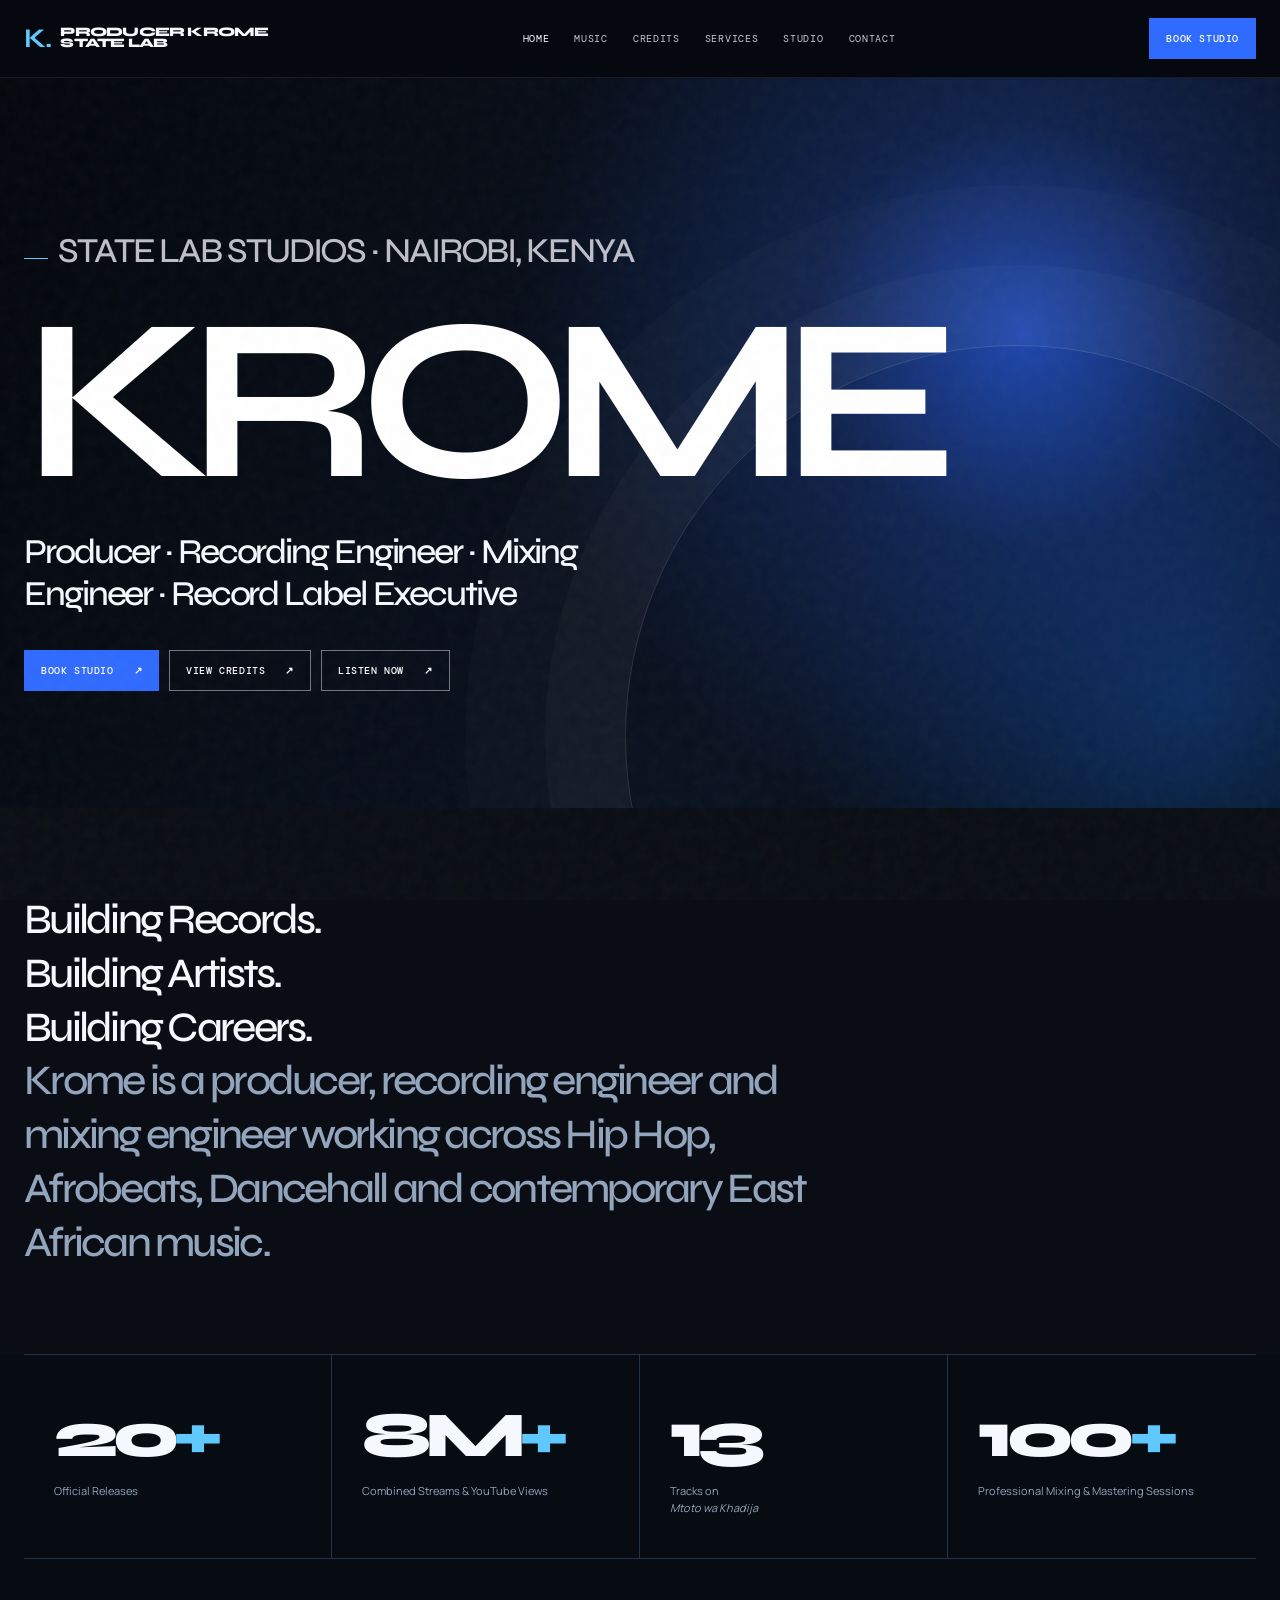
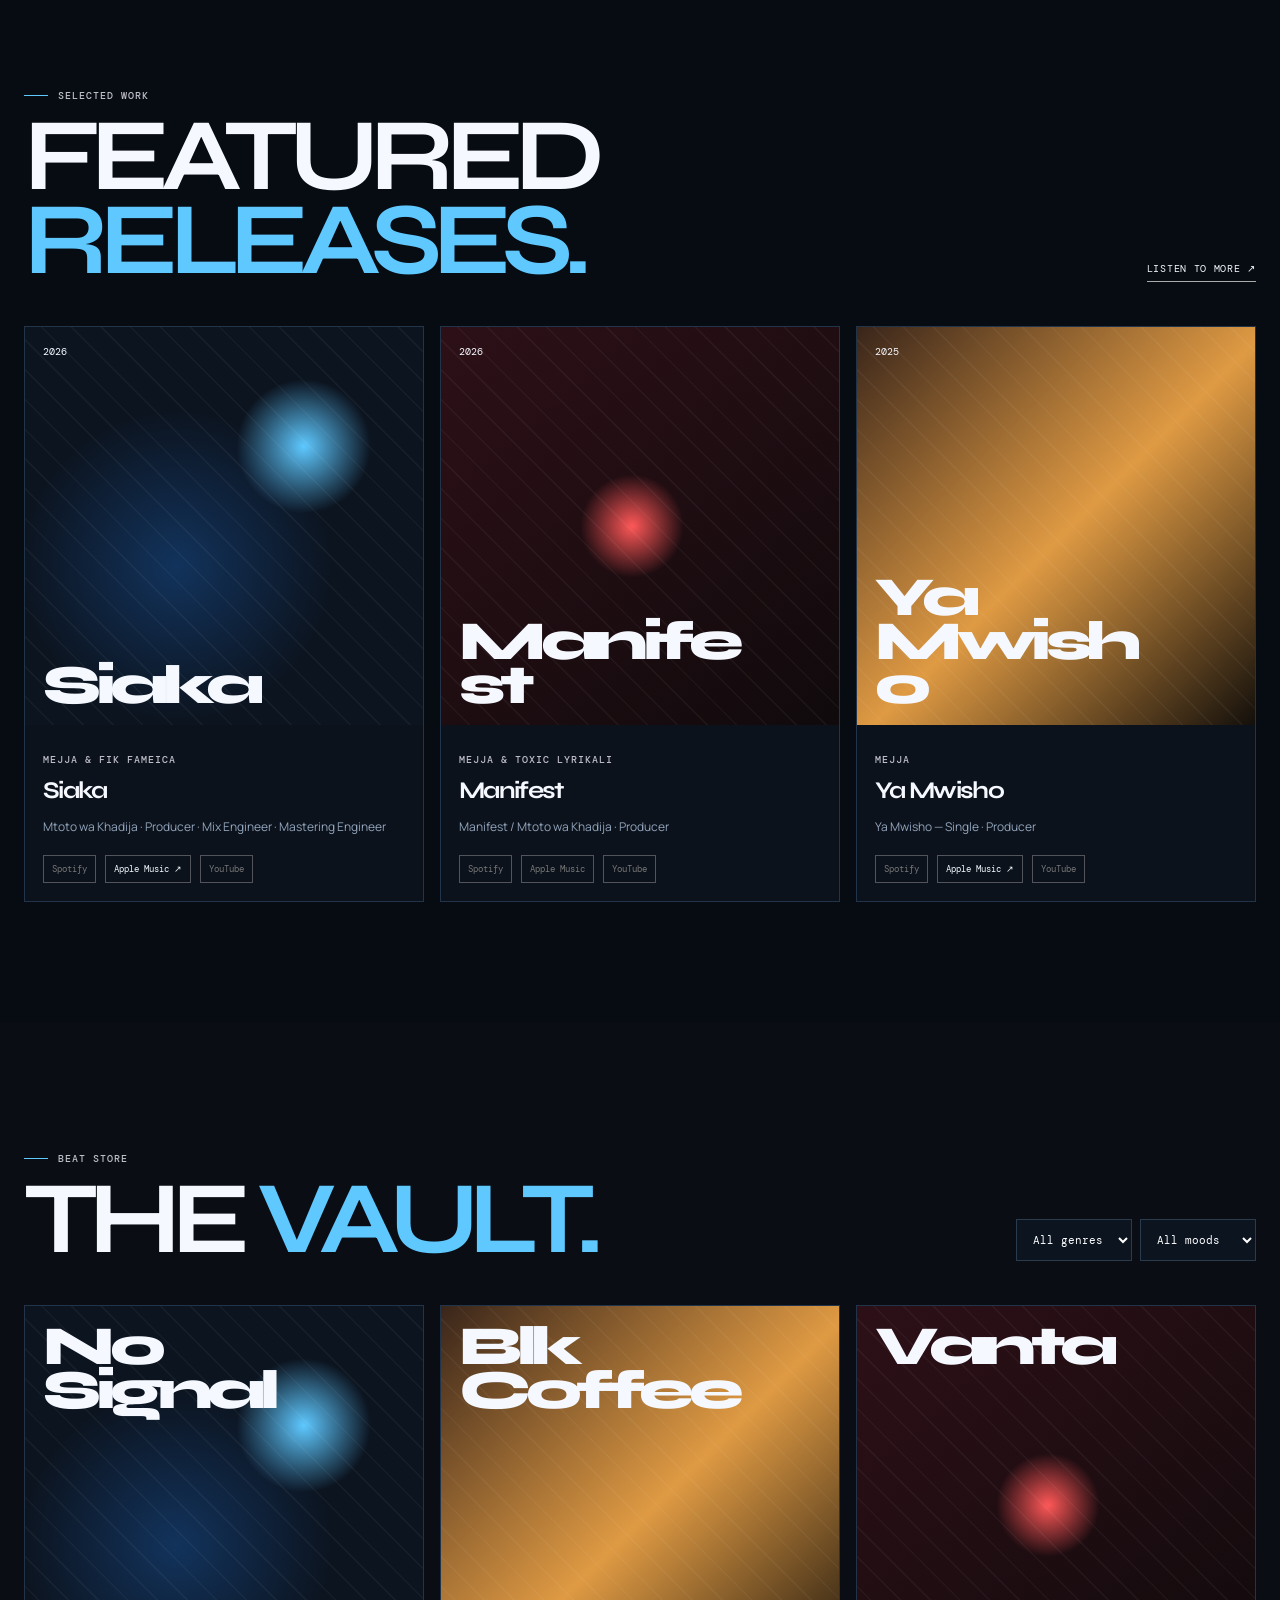
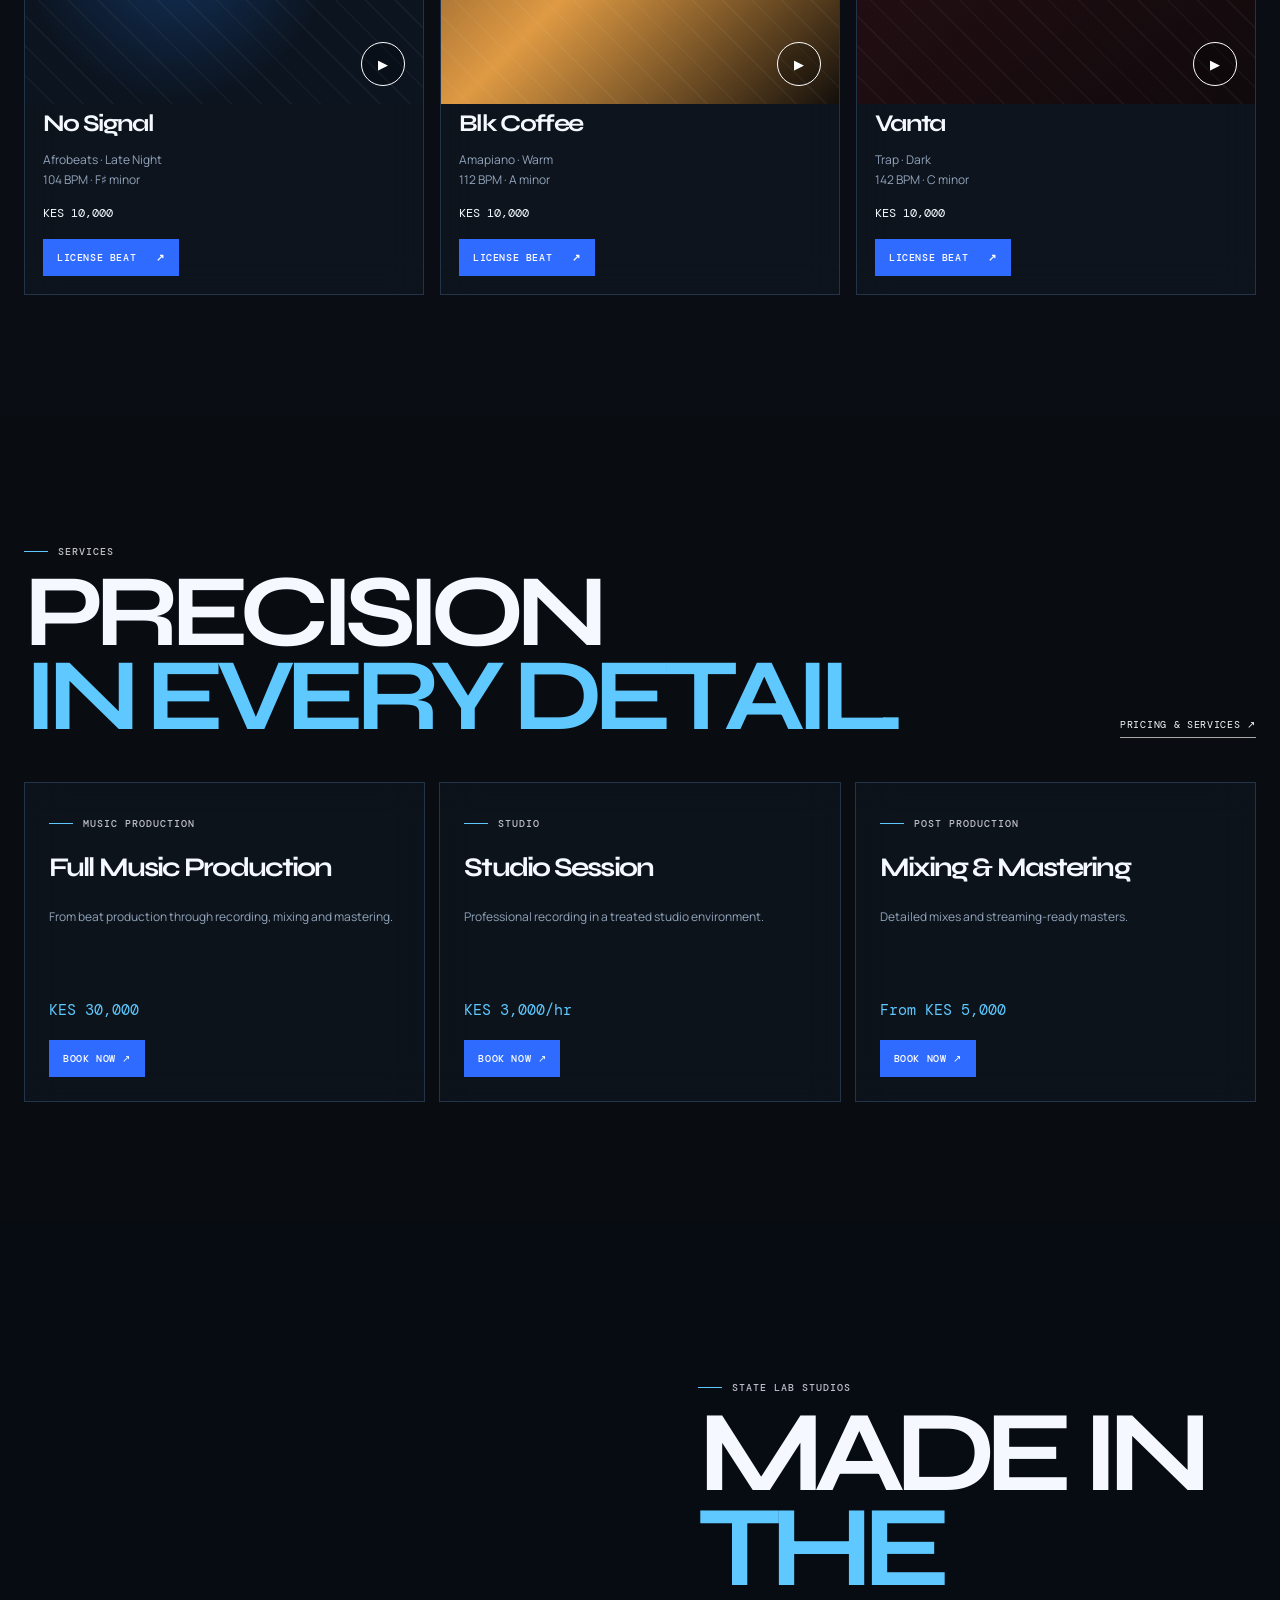
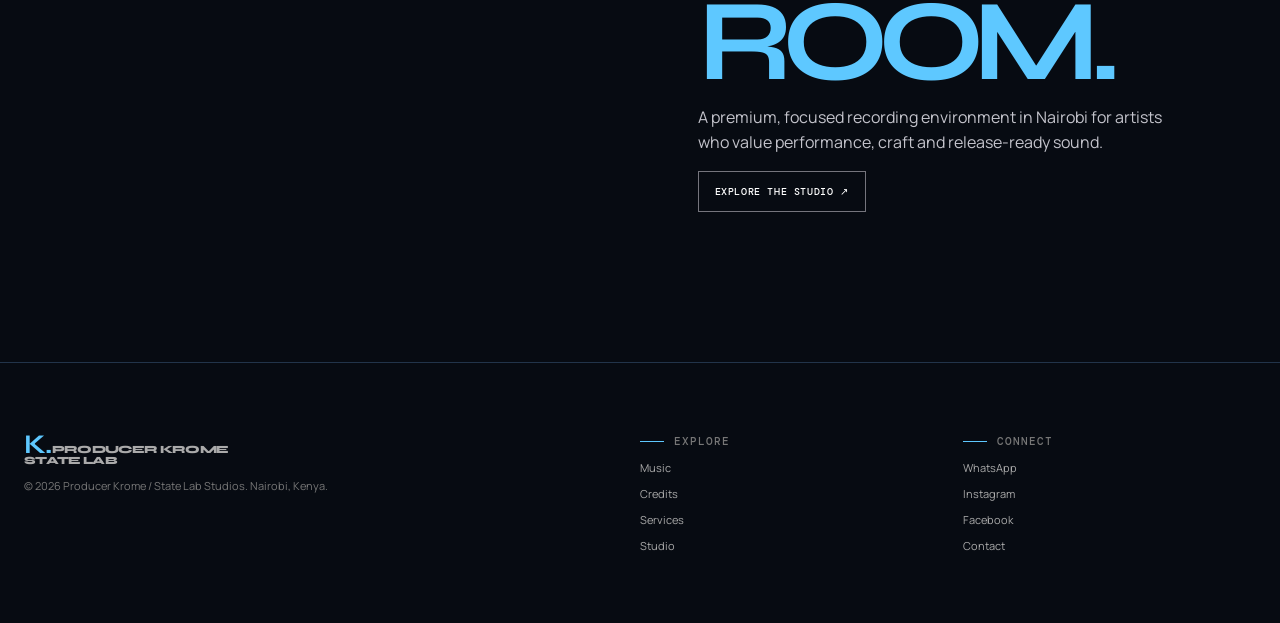
<file: index.html>
<!doctype html><html lang="en"><head><meta charset="utf-8"><meta name="viewport" content="width=device-width,initial-scale=1"><title>Producer Krome | Music Producer & Recording Studio in Nairobi, Kenya</title><meta name="description" content="Producer Krome is a music producer, recording, mixing and mastering engineer at State Lab Studios in Nairobi, Kenya."><link rel="canonical" href="https://www.kromemusic.co.ke/"><meta property="og:title" content="Producer Krome | State Lab Studios"><meta property="og:description" content="Music production, recording, mixing and mastering in Nairobi, Kenya."><meta property="og:type" content="website"><meta property="og:url" content="https://www.kromemusic.co.ke/"><meta name="twitter:card" content="summary_large_image"><meta name="google-site-verification" content="oejb62QcmJYxbGrzeeP3k4FUukJUIwgXLUBfVS_8c1s"><link rel="manifest" href="manifest.json"><link rel="icon" href="favicon.svg" type="image/svg+xml"><link rel="preconnect" href="https://fonts.googleapis.com"><link rel="preconnect" href="https://fonts.gstatic.com" crossorigin><link href="https://fonts.googleapis.com/css2?family=DM+Mono:wght@400;500&family=Manrope:wght@400;500;600;700;800&family=Syne:wght@700;800&display=swap" rel="stylesheet"><link rel="stylesheet" href="assets/site.css"><script type="application/ld+json">{"@context":"https://schema.org","@graph":[{"@type":"Person","name":"Producer Krome","jobTitle":"Music Producer and Recording Engineer","url":"https://www.kromemusic.co.ke/","sameAs":["https://www.instagram.com/producer_krome","https://facebook.com/ProducerKrome"]},{"@type":"LocalBusiness","name":"State Lab Studios","url":"https://www.kromemusic.co.ke/","telephone":"+254727946175","address":{"@type":"PostalAddress","addressLocality":"Nairobi","addressRegion":"Nairobi County","addressCountry":"KE"},"openingHours":"Mo-Sa 09:00-20:00","sameAs":["https://www.instagram.com/producer_krome","https://facebook.com/ProducerKrome"]},{"@type":"WebSite","name":"Producer Krome","url":"https://www.kromemusic.co.ke/","potentialAction":{"@type":"SearchAction","target":"https://www.kromemusic.co.ke/credits.html?search={search_term_string}","query-input":"required name=search_term_string"}}]}</script><!-- Google Analytics: replace G-XXXXXXXXXX with production GA4 ID --></head><body><a class="skip" href="#main">Skip to content</a><div class="grain"></div><header class="site-nav"><a class="logo" href="index.html" aria-label="Producer Krome - State Lab Studios"><b>K.</b><span>PRODUCER KROME<br>STATE LAB</span></a><button class="menu-toggle" aria-label="Open menu" aria-expanded="false">☰</button><nav class="menu" aria-label="Main navigation"><a aria-current="page" href="index.html">Home</a><a href="music.html">Music</a><a href="credits.html">Credits</a><a href="services.html">Services</a><a href="studio.html">Studio</a><a href="contact.html">Contact</a></nav><a class="nav-cta" href="contact.html?subject=Studio%20booking">Book Studio</a></header><main id="main"><section class="hero"><div class="hero-copy glass-panel"><p class="eyebrow">State Lab Studios · Nairobi, Kenya</p><h1>KROME</h1><p>Producer · Recording Engineer · Mixing Engineer · Record Label Executive</p><div class="actions"><a class="button" href="contact.html?subject=Studio%20booking">Book Studio <b>↗</b></a><a class="button ghost" href="credits.html">View Credits <b>↗</b></a><a class="button ghost" href="music.html">Listen Now <b>↗</b></a></div></div><a class="scroll-cue" href="#featured-anchor" aria-label="Scroll to explore"><span></span></a></section><section class="intro"><div class="container reveal"><p>Building Records.<br>Building Artists.<br>Building Careers.</p><p class="muted">Krome is a producer, recording engineer and mixing engineer working across Hip Hop, Afrobeats, Dancehall and contemporary East African music.</p></div></section><section class="stats container reveal" aria-label="Career statistics"><article class="stat"><strong>20<span>+</span></strong><p>Official Releases</p></article><article class="stat"><strong>8M<span>+</span></strong><p>Combined Streams & YouTube Views</p></article><article class="stat"><strong>13</strong><p>Tracks on<br><em>Mtoto wa Khadija</em></p></article><article class="stat"><strong>100<span>+</span></strong><p>Professional Mixing & Mastering Sessions</p></article></section><span id="featured-anchor"></span><section class="section container"><div class="section-head"><div><p class="eyebrow">Selected work</p><h2>FEATURED<br><em>RELEASES.</em></h2></div><a class="text-link" href="music.html">Listen to more ↗</a></div><div class="release-grid reveal" id="featured"></div></section><section class="section beats"><div class="container"><div class="section-head"><div><p class="eyebrow">Beat store</p><h2>THE <em>VAULT.</em></h2></div><div class="filters"><select id="beat-genre" aria-label="Filter beats by genre"><option value="">All genres</option><option>Afrobeats</option><option>Amapiano</option><option>Trap</option></select><select id="beat-mood" aria-label="Filter beats by mood"><option value="">All moods</option><option>Late Night</option><option>Warm</option><option>Dark</option></select></div></div><div class="release-grid" id="beat-grid"></div></div></section><section class="section services"><div class="container"><div class="section-head"><div><p class="eyebrow">Services</p><h2>PRECISION<br><em>IN EVERY DETAIL.</em></h2></div><a class="text-link" href="services.html">Pricing & services ↗</a></div><div class="pricing-grid"><article class="price-card"><p class="eyebrow">Music production</p><h3>Full Music Production</h3><p class="muted">From beat production through recording, mixing and mastering.</p><strong class="price">KES 30,000</strong><a class="button small" href="contact.html?subject=Full%20Music%20Production">Book now ↗</a></article><article class="price-card"><p class="eyebrow">Studio</p><h3>Studio Session</h3><p class="muted">Professional recording in a treated studio environment.</p><strong class="price">KES 3,000/hr</strong><a class="button small" href="contact.html?subject=Studio%20booking">Book now ↗</a></article><article class="price-card"><p class="eyebrow">Post production</p><h3>Mixing & Mastering</h3><p class="muted">Detailed mixes and streaming-ready masters.</p><strong class="price">From KES 5,000</strong><a class="button small" href="contact.html?subject=Mixing%20and%20mastering">Book now ↗</a></article></div></div></section><section class="section container story"><div class="studio-photo" role="img" aria-label="Professional recording studio at State Lab Studios"></div><div><p class="eyebrow">State Lab Studios</p><h2>MADE IN<br><em>THE ROOM.</em></h2><p class="lede">A premium, focused recording environment in Nairobi for artists who value performance, craft and release-ready sound.</p><a class="button ghost" href="studio.html">Explore the studio ↗</a></div></section></main><footer class="footer"><div><a class="logo" href="index.html"><b>K.</b><span>PRODUCER KROME<br>STATE LAB</span></a><p>© 2026 Producer Krome / State Lab Studios. Nairobi, Kenya.</p></div><div><p class="eyebrow">Explore</p><a href="music.html">Music</a><a href="credits.html">Credits</a><a href="services.html">Services</a><a href="studio.html">Studio</a></div><div><p class="eyebrow">Connect</p><a href="https://wa.me/254727946175">WhatsApp</a><a href="https://www.instagram.com/producer_krome">Instagram</a><a href="https://facebook.com/ProducerKrome">Facebook</a><a href="contact.html">Contact</a></div></footer><script src="assets/data.js" defer></script><script src="assets/app.js" defer></script></body></html>
</file>
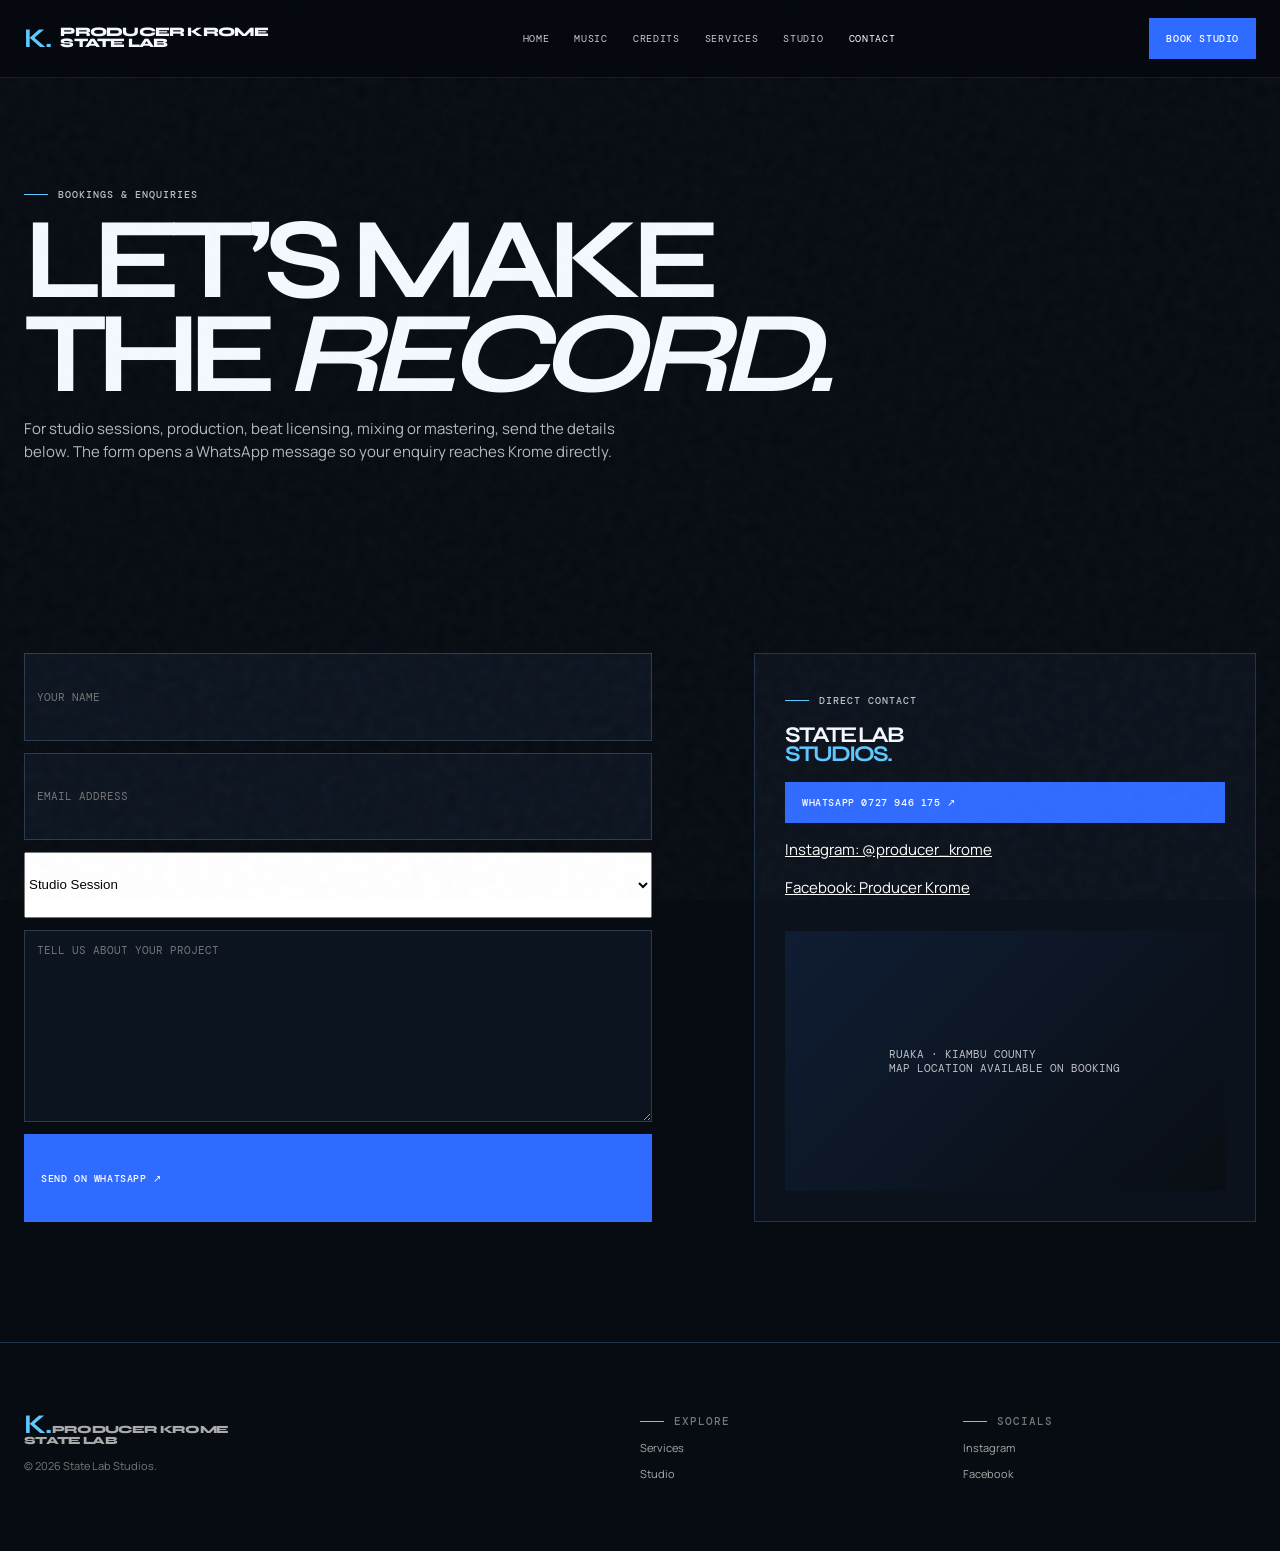
<file: contact.html>
<!doctype html><html lang="en"><head><meta charset="utf-8"><meta name="viewport" content="width=device-width,initial-scale=1"><title>Contact Producer Krome | Book State Lab Studios in Ruaka</title><meta name="description" content="Book a studio session, request music production, beat licensing, mixing or mastering with Producer Krome at State Lab Studios in Ruaka."><link rel="canonical" href="https://www.kromemusic.co.ke/contact.html"><meta property="og:title" content="Contact Producer Krome"><meta property="og:type" content="website"><meta name="twitter:card" content="summary"><link rel="manifest" href="manifest.json"><link rel="icon" href="favicon.svg"><link rel="stylesheet" href="assets/site.css"><link rel="preconnect" href="https://fonts.googleapis.com"><link href="https://fonts.googleapis.com/css2?family=DM+Mono:wght@400;500&family=Manrope:wght@400;600;700&family=Syne:wght@700;800&display=swap" rel="stylesheet"><script type="application/ld+json">{"@context":"https://schema.org","@type":"ContactPoint","telephone":"+254727946175","contactType":"bookings","areaServed":"KE","availableLanguage":["English","Swahili"]}</script></head><body><a class="skip" href="#main">Skip to content</a><div class="grain"></div><header class="site-nav"><a class="logo" href="index.html"><b>K.</b><span>PRODUCER KROME<br>STATE LAB</span></a><button class="menu-toggle" aria-label="Open menu" aria-expanded="false">☰</button><nav class="menu"><a href="index.html">Home</a><a href="music.html">Music</a><a href="credits.html">Credits</a><a href="services.html">Services</a><a href="studio.html">Studio</a><a aria-current="page" href="contact.html">Contact</a></nav><a class="nav-cta" href="contact.html">Book Studio</a></header><main id="main" class="container"><section class="page-hero"><p class="eyebrow">Bookings & enquiries</p><h1>LET’S MAKE<br>THE <em>RECORD.</em></h1><p class="lede">For studio sessions, production, beat licensing, mixing or mastering, send the details below. The form opens a WhatsApp message so your enquiry reaches Krome directly.</p></section><section class="section contact-layout"><form id="contact-form" class="contact-form"><input required name="name" placeholder="YOUR NAME" aria-label="Your name"><input required type="email" name="email" placeholder="EMAIL ADDRESS" aria-label="Email address"><select name="service" aria-label="Service"><option>Studio Session</option><option>Music Production</option><option>Beat Licensing</option><option>Mixing</option><option>Mastering</option><option>Other</option></select><textarea name="message" placeholder="TELL US ABOUT YOUR PROJECT" aria-label="Project details"></textarea><button class="button" type="submit">Send on WhatsApp ↗</button></form><aside class="contact-details"><p class="eyebrow">Direct contact</p><h2>STATE LAB<br><em>STUDIOS.</em></h2><a class="button" href="https://wa.me/254727946175">WhatsApp 0727 946 175 ↗</a><a href="https://www.instagram.com/producer_krome">Instagram: @producer_krome</a><a href="https://facebook.com/ProducerKrome">Facebook: Producer Krome</a><div class="map" role="img" aria-label="Map location placeholder for State Lab Studios in Ruaka, Kiambu">RUAKA · KIAMBU COUNTY<br>MAP LOCATION AVAILABLE ON BOOKING</div></aside></section></main><footer class="footer"><div><a class="logo" href="index.html"><b>K.</b><span>PRODUCER KROME<br>STATE LAB</span></a><p>© 2026 State Lab Studios.</p></div><div><p class="eyebrow">Explore</p><a href="services.html">Services</a><a href="studio.html">Studio</a></div><div><p class="eyebrow">Socials</p><a href="https://www.instagram.com/producer_krome">Instagram</a><a href="https://facebook.com/ProducerKrome">Facebook</a></div></footer><script src="assets/data.js" defer></script><script src="assets/app.js" defer></script></body></html>
</file>
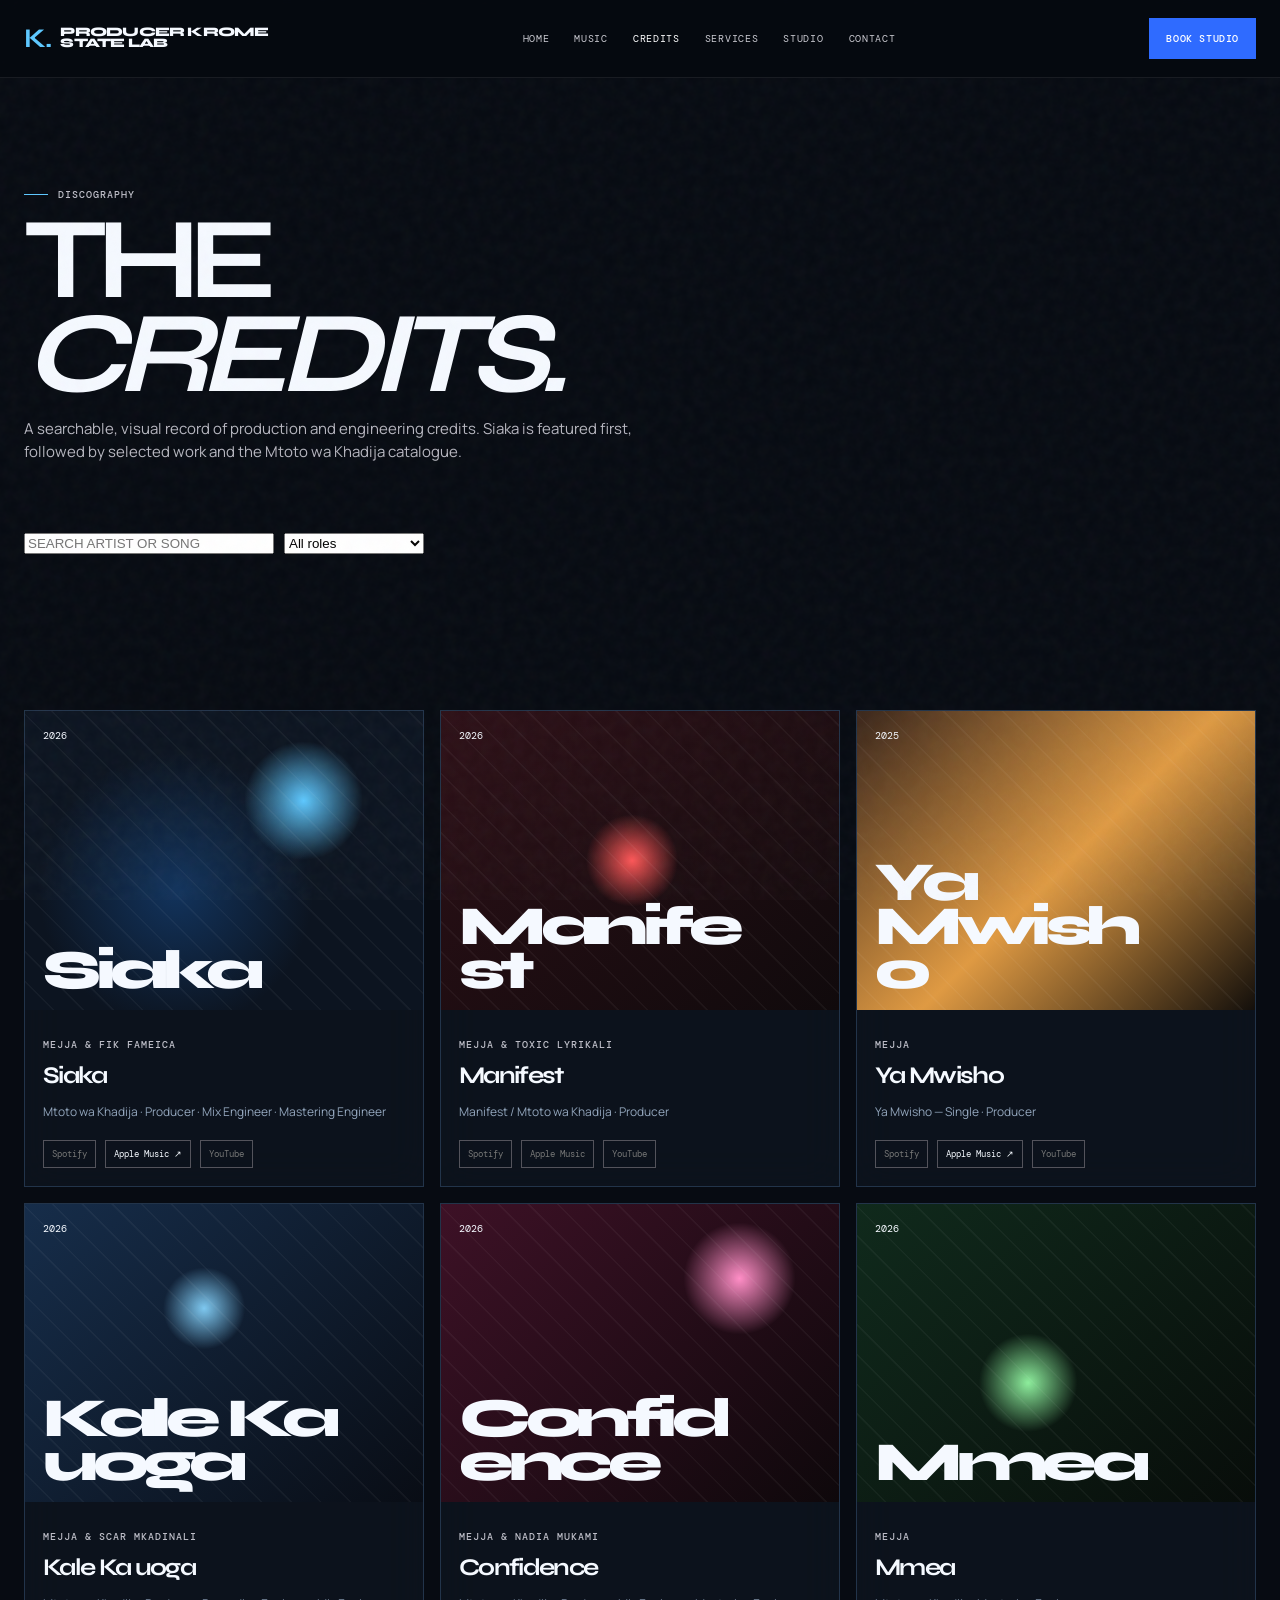
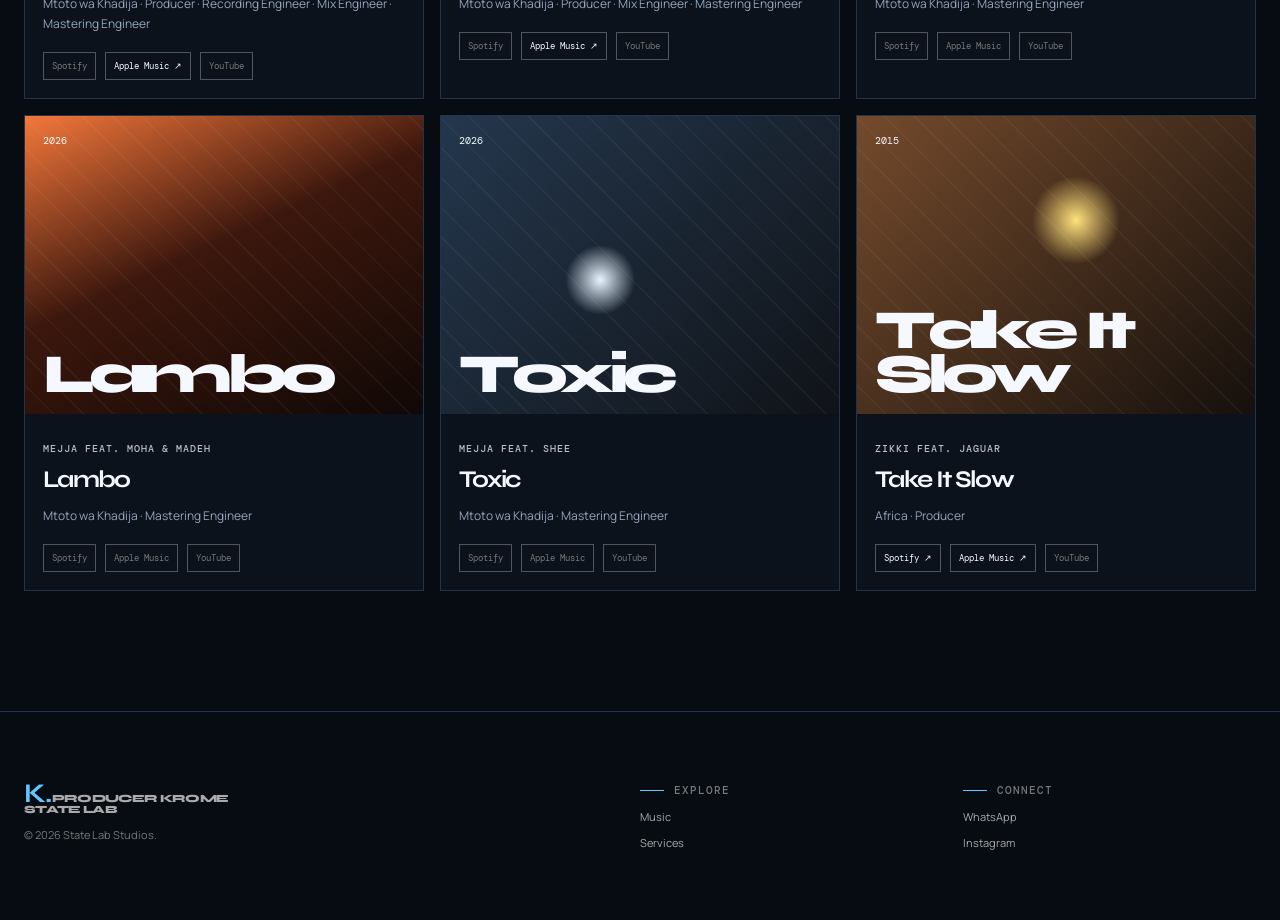
<file: credits.html>
<!doctype html><html lang="en"><head><meta charset="utf-8"><meta name="viewport" content="width=device-width,initial-scale=1"><title>Producer Krome Credits | Songs Produced for Mejja, Siaka & More</title><meta name="description" content="Explore Producer Krome production, recording, mixing and mastering credits including Siaka, Manifest and Mtoto wa Khadija projects."><link rel="canonical" href="https://www.kromemusic.co.ke/credits.html"><meta property="og:title" content="Producer Krome Credits"><meta property="og:type" content="website"><meta name="twitter:card" content="summary"><link rel="manifest" href="manifest.json"><link rel="icon" href="favicon.svg"><link rel="stylesheet" href="assets/site.css"><link rel="preconnect" href="https://fonts.googleapis.com"><link href="https://fonts.googleapis.com/css2?family=DM+Mono:wght@400;500&family=Manrope:wght@400;600;700&family=Syne:wght@700;800&display=swap" rel="stylesheet"><script type="application/ld+json">{"@context":"https://schema.org","@type":"ItemList","name":"Producer Krome Credits","itemListElement":[{"@type":"MusicRecording","name":"Siaka","byArtist":{"@type":"MusicGroup","name":"Mejja & Fik Fameica"}},{"@type":"MusicRecording","name":"Manifest","byArtist":{"@type":"MusicGroup","name":"Mejja & Toxic Lyrikali"}}]}</script></head><body><a class="skip" href="#main">Skip to content</a><div class="grain"></div><header class="site-nav"><a class="logo" href="index.html"><b>K.</b><span>PRODUCER KROME<br>STATE LAB</span></a><button class="menu-toggle" aria-label="Open menu" aria-expanded="false">☰</button><nav class="menu"><a href="index.html">Home</a><a href="music.html">Music</a><a aria-current="page" href="credits.html">Credits</a><a href="services.html">Services</a><a href="studio.html">Studio</a><a href="contact.html">Contact</a></nav><a class="nav-cta" href="contact.html">Book Studio</a></header><main id="main" class="container"><section class="page-hero"><p class="eyebrow">Discography</p><h1>THE<br><em>CREDITS.</em></h1><p class="lede">A searchable, visual record of production and engineering credits. Siaka is featured first, followed by selected work and the Mtoto wa Khadija catalogue.</p></section><div class="controls"><input id="credit-search" type="search" placeholder="SEARCH ARTIST OR SONG" aria-label="Search credits"><select id="role-filter" aria-label="Filter credits by role"><option value="">All roles</option><option>Producer</option><option>Recording Engineer</option><option>Mix Engineer</option><option>Mastering Engineer</option></select></div><section class="section"><div id="credits-grid" class="credits-grid"></div></section></main><footer class="footer"><div><a class="logo" href="index.html"><b>K.</b><span>PRODUCER KROME<br>STATE LAB</span></a><p>© 2026 State Lab Studios.</p></div><div><p class="eyebrow">Explore</p><a href="music.html">Music</a><a href="services.html">Services</a></div><div><p class="eyebrow">Connect</p><a href="https://wa.me/254727946175">WhatsApp</a><a href="https://www.instagram.com/producer_krome">Instagram</a></div></footer><script src="assets/data.js" defer></script><script src="assets/app.js" defer></script></body></html>
</file>
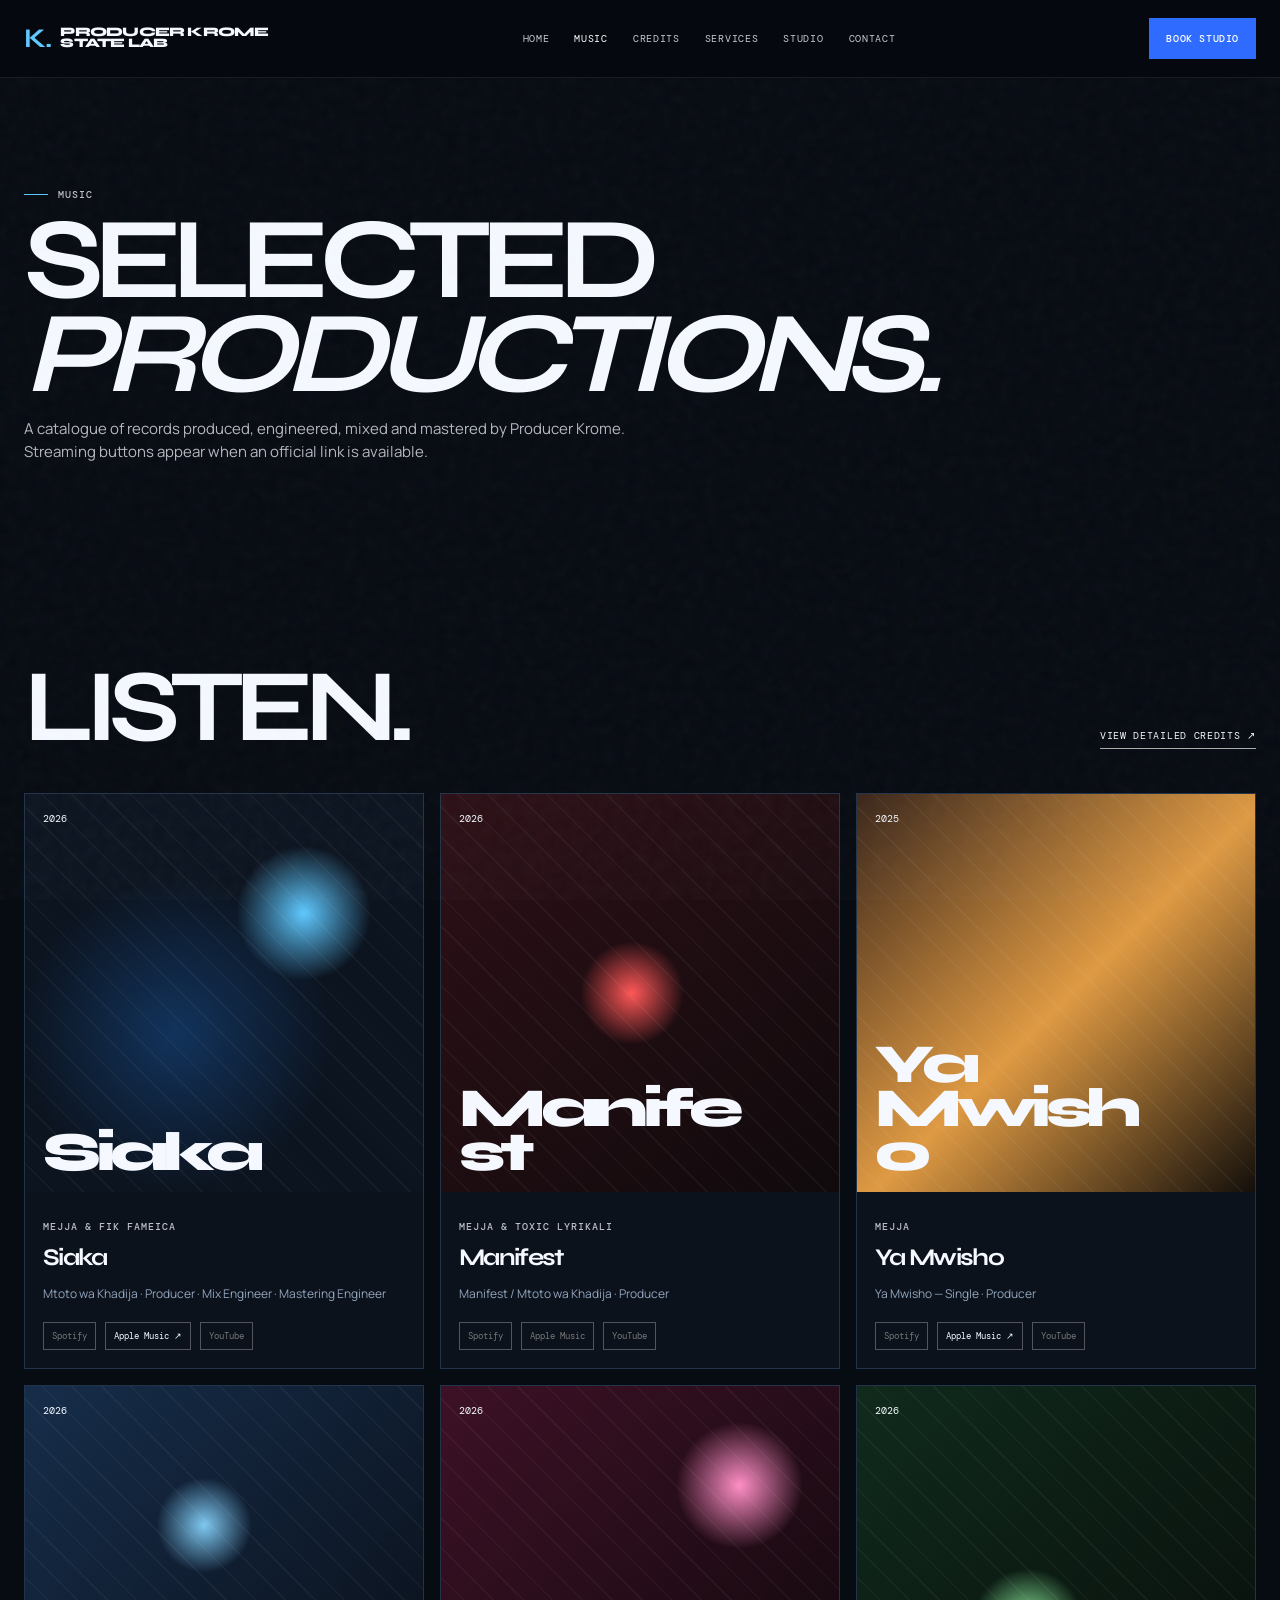
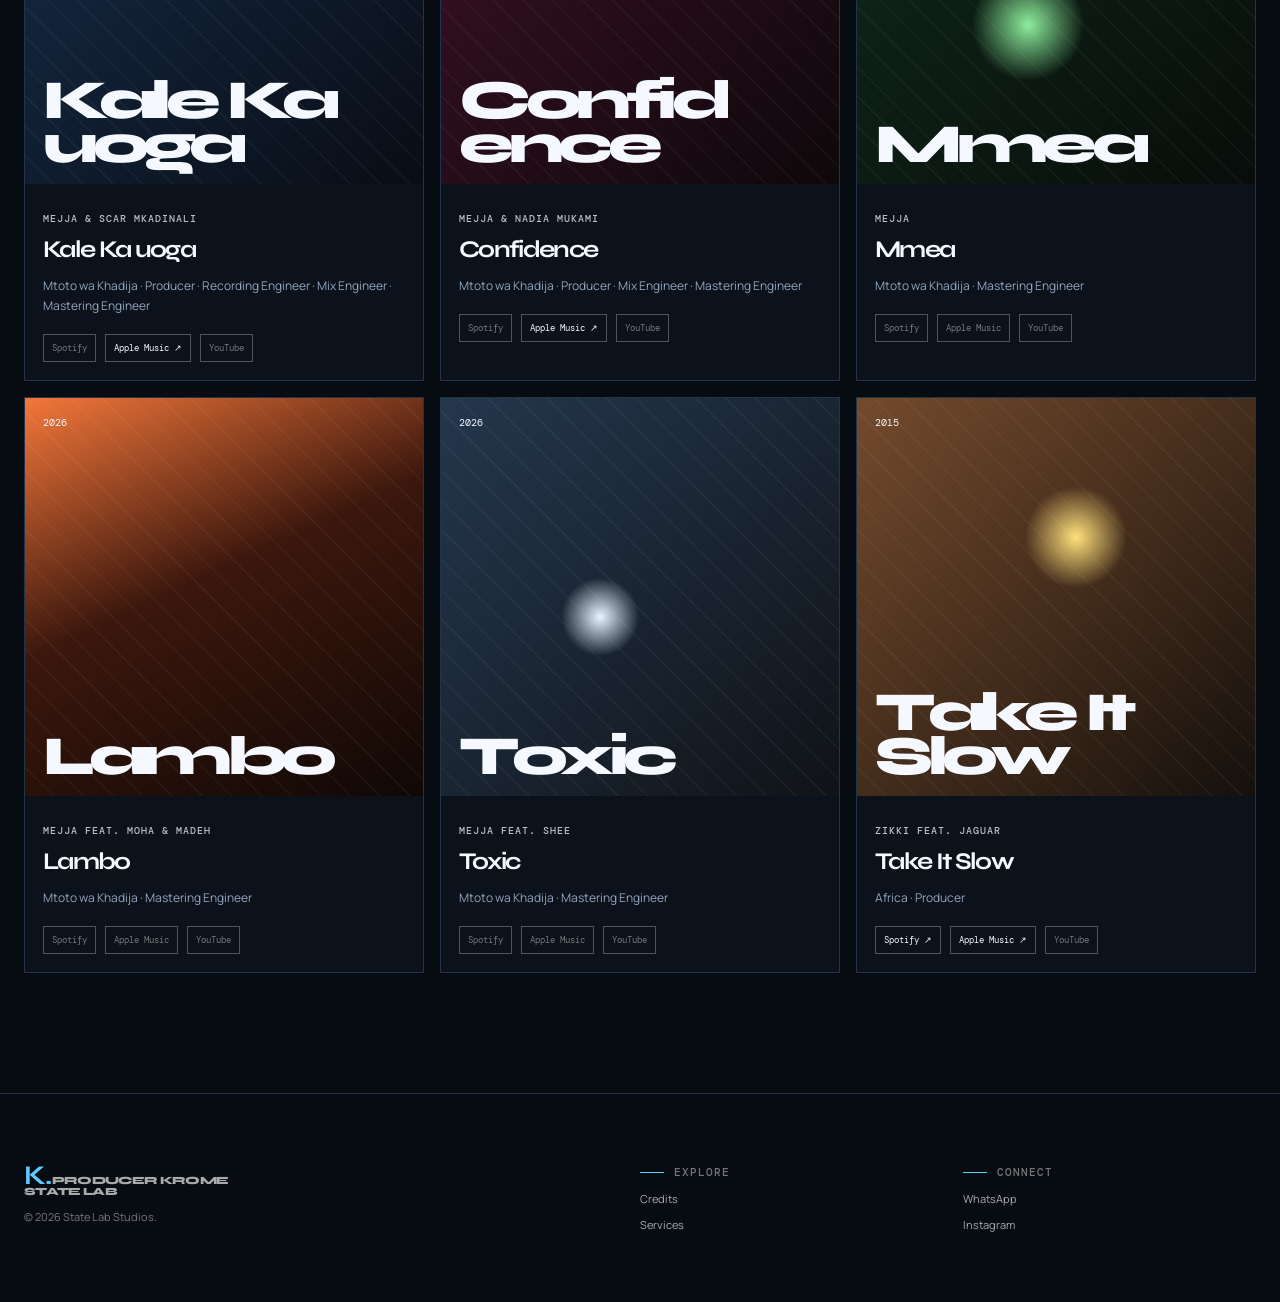
<file: music.html>
<!doctype html><html lang="en"><head><meta charset="utf-8"><meta name="viewport" content="width=device-width,initial-scale=1"><title>Music by Producer Krome | Selected Productions</title><meta name="description" content="Listen to selected music production, recording, mixing and mastering credits by Producer Krome."><link rel="canonical" href="https://www.kromemusic.co.ke/music.html"><meta property="og:title" content="Music by Producer Krome"><meta property="og:type" content="website"><meta name="twitter:card" content="summary"><link rel="manifest" href="manifest.json"><link rel="icon" href="favicon.svg"><link rel="stylesheet" href="assets/site.css"><link rel="preconnect" href="https://fonts.googleapis.com"><link href="https://fonts.googleapis.com/css2?family=DM+Mono:wght@400;500&family=Manrope:wght@400;600;700&family=Syne:wght@700;800&display=swap" rel="stylesheet"><script type="application/ld+json">{"@context":"https://schema.org","@type":"MusicGroup","name":"Producer Krome","url":"https://www.kromemusic.co.ke/music.html"}</script></head><body><a class="skip" href="#main">Skip to content</a><div class="grain"></div><header class="site-nav"><a class="logo" href="index.html"><b>K.</b><span>PRODUCER KROME<br>STATE LAB</span></a><button class="menu-toggle" aria-label="Open menu" aria-expanded="false">☰</button><nav class="menu"><a href="index.html">Home</a><a aria-current="page" href="music.html">Music</a><a href="credits.html">Credits</a><a href="services.html">Services</a><a href="studio.html">Studio</a><a href="contact.html">Contact</a></nav><a class="nav-cta" href="contact.html">Book Studio</a></header><main id="main" class="container"><section class="page-hero"><p class="eyebrow">Music</p><h1>SELECTED<br><em>PRODUCTIONS.</em></h1><p class="lede">A catalogue of records produced, engineered, mixed and mastered by Producer Krome. Streaming buttons appear when an official link is available.</p></section><section class="section"><div class="section-head"><h2>LISTEN.</h2><a class="text-link" href="credits.html">View detailed credits ↗</a></div><div id="music-grid" class="music-grid"></div></section></main><footer class="footer"><div><a class="logo" href="index.html"><b>K.</b><span>PRODUCER KROME<br>STATE LAB</span></a><p>© 2026 State Lab Studios.</p></div><div><p class="eyebrow">Explore</p><a href="credits.html">Credits</a><a href="services.html">Services</a></div><div><p class="eyebrow">Connect</p><a href="https://wa.me/254727946175">WhatsApp</a><a href="https://www.instagram.com/producer_krome">Instagram</a></div></footer><script src="assets/data.js" defer></script><script src="assets/app.js" defer></script></body></html>
</file>
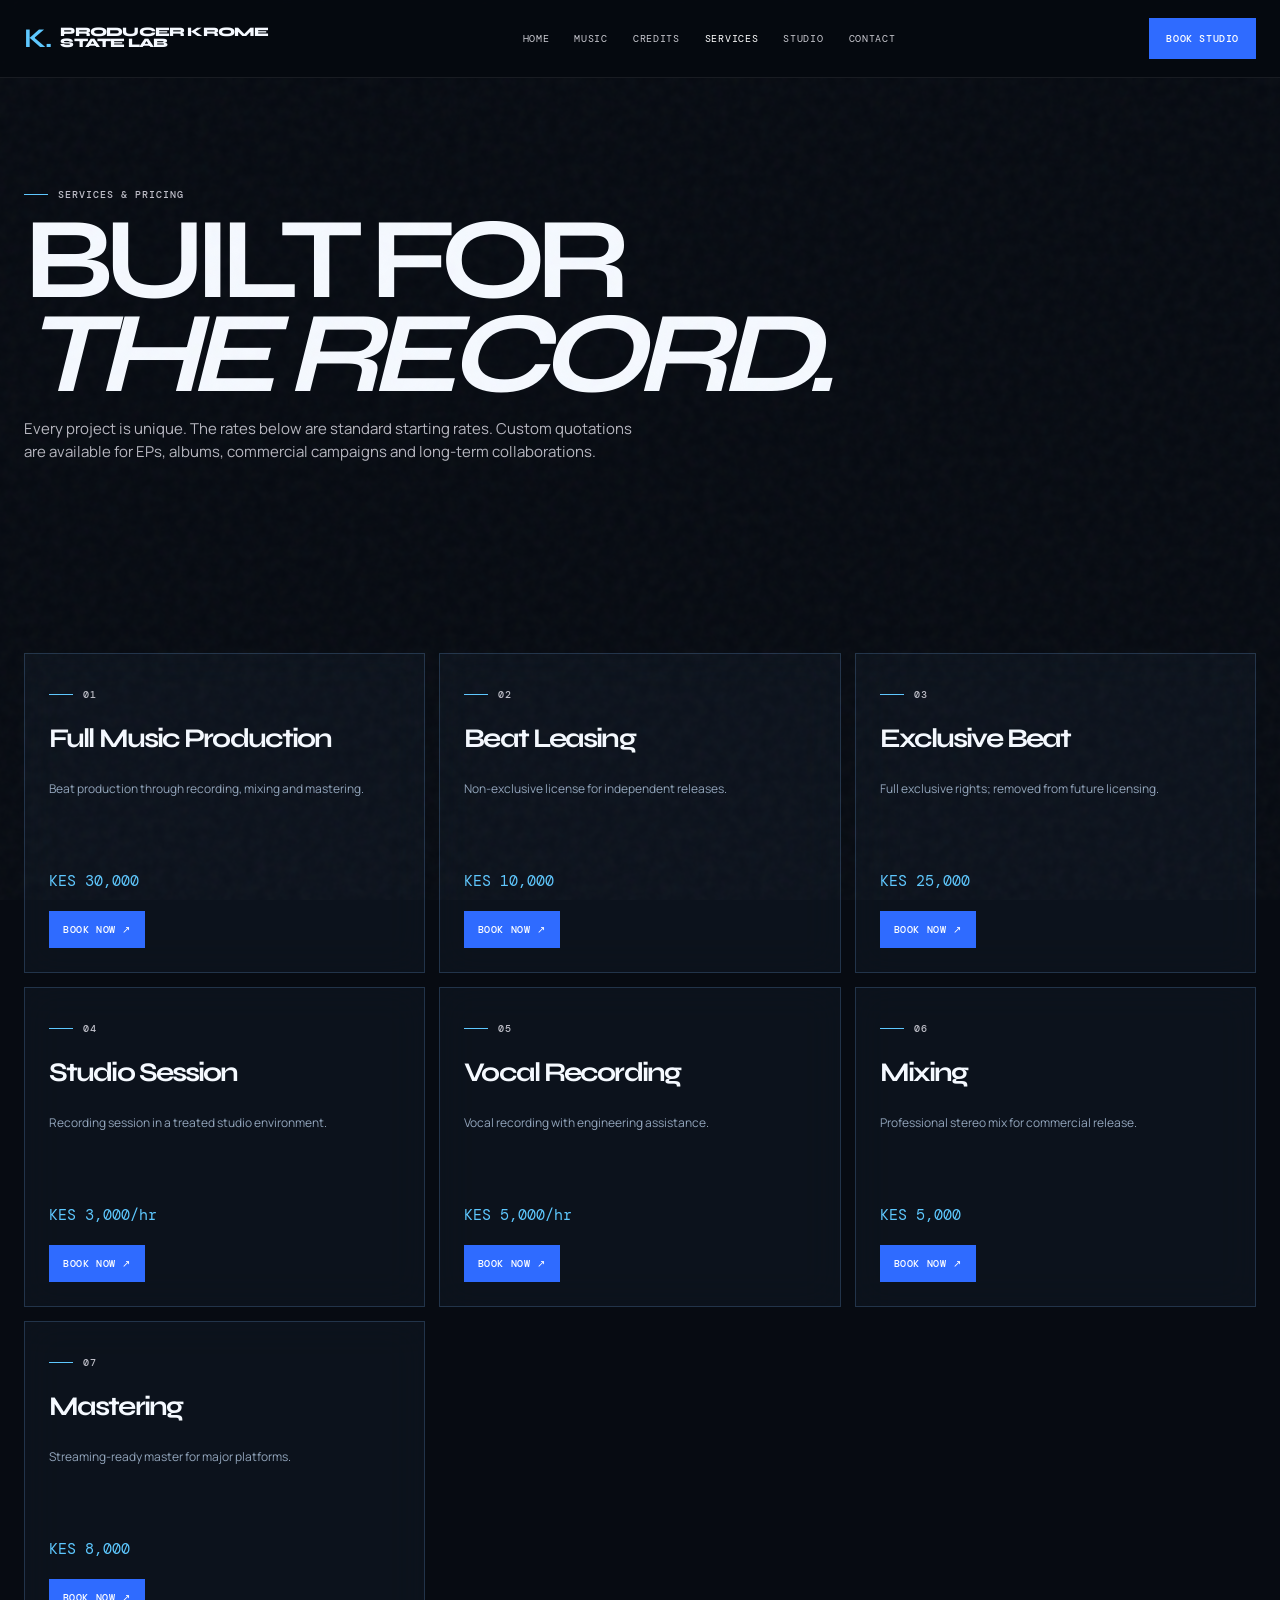
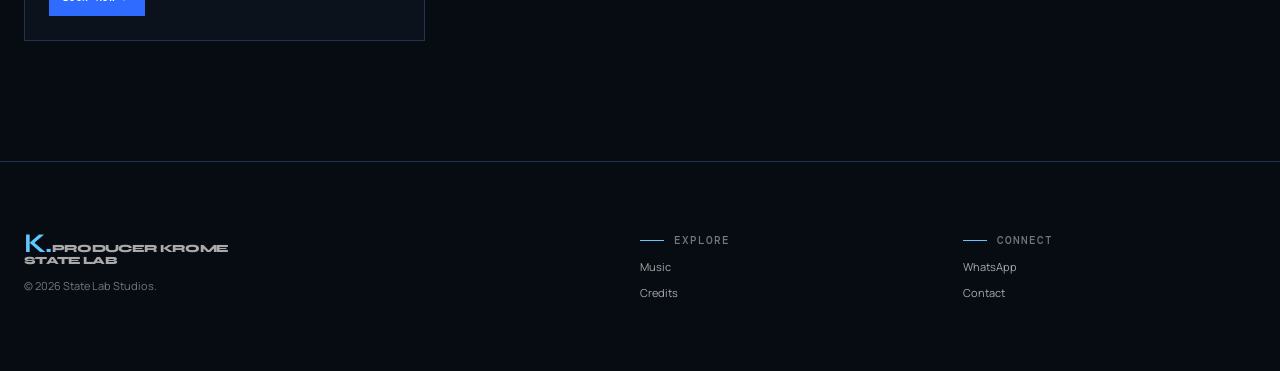
<file: services.html>
<!doctype html><html lang="en"><head><meta charset="utf-8"><meta name="viewport" content="width=device-width,initial-scale=1"><title>Music Production, Mixing & Recording Studio | State Lab Studios</title><meta name="description" content="State Lab Studios offers music production, beat leasing, recording, vocal production, mixing and mastering in Ruaka, Kiambu, Kenya."><link rel="canonical" href="https://www.kromemusic.co.ke/services.html"><meta property="og:title" content="Music Production & Studio Services | State Lab Studios"><meta property="og:type" content="website"><meta name="twitter:card" content="summary"><link rel="manifest" href="manifest.json"><link rel="icon" href="favicon.svg"><link rel="stylesheet" href="assets/site.css"><link rel="preconnect" href="https://fonts.googleapis.com"><link href="https://fonts.googleapis.com/css2?family=DM+Mono:wght@400;500&family=Manrope:wght@400;600;700&family=Syne:wght@700;800&display=swap" rel="stylesheet"><script type="application/ld+json">{"@context":"https://schema.org","@type":"Service","provider":{"@type":"LocalBusiness","name":"State Lab Studios"},"areaServed":"Kenya","serviceType":"Music production, recording, mixing and mastering"}</script></head><body><a class="skip" href="#main">Skip to content</a><div class="grain"></div><header class="site-nav"><a class="logo" href="index.html"><b>K.</b><span>PRODUCER KROME<br>STATE LAB</span></a><button class="menu-toggle" aria-label="Open menu" aria-expanded="false">☰</button><nav class="menu"><a href="index.html">Home</a><a href="music.html">Music</a><a href="credits.html">Credits</a><a aria-current="page" href="services.html">Services</a><a href="studio.html">Studio</a><a href="contact.html">Contact</a></nav><a class="nav-cta" href="contact.html">Book Studio</a></header><main id="main" class="container"><section class="page-hero"><p class="eyebrow">Services & pricing</p><h1>BUILT FOR<br><em>THE RECORD.</em></h1><p class="lede">Every project is unique. The rates below are standard starting rates. Custom quotations are available for EPs, albums, commercial campaigns and long-term collaborations.</p></section><section class="section" id="beats"><div class="pricing-grid"><article class="price-card"><p class="eyebrow">01</p><h3>Full Music Production</h3><p class="muted">Beat production through recording, mixing and mastering.</p><strong class="price">KES 30,000</strong><a class="button small" href="contact.html?subject=Full%20Music%20Production">Book now ↗</a></article><article class="price-card"><p class="eyebrow">02</p><h3>Beat Leasing</h3><p class="muted">Non-exclusive license for independent releases.</p><strong class="price">KES 10,000</strong><a class="button small" href="contact.html?subject=Beat%20Leasing">Book now ↗</a></article><article class="price-card"><p class="eyebrow">03</p><h3>Exclusive Beat</h3><p class="muted">Full exclusive rights; removed from future licensing.</p><strong class="price">KES 25,000</strong><a class="button small" href="contact.html?subject=Exclusive%20Beat">Book now ↗</a></article><article class="price-card"><p class="eyebrow">04</p><h3>Studio Session</h3><p class="muted">Recording session in a treated studio environment.</p><strong class="price">KES 3,000/hr</strong><a class="button small" href="contact.html?subject=Studio%20Session">Book now ↗</a></article><article class="price-card"><p class="eyebrow">05</p><h3>Vocal Recording</h3><p class="muted">Vocal recording with engineering assistance.</p><strong class="price">KES 5,000/hr</strong><a class="button small" href="contact.html?subject=Vocal%20Recording">Book now ↗</a></article><article class="price-card"><p class="eyebrow">06</p><h3>Mixing</h3><p class="muted">Professional stereo mix for commercial release.</p><strong class="price">KES 5,000</strong><a class="button small" href="contact.html?subject=Mixing">Book now ↗</a></article><article class="price-card"><p class="eyebrow">07</p><h3>Mastering</h3><p class="muted">Streaming-ready master for major platforms.</p><strong class="price">KES 8,000</strong><a class="button small" href="contact.html?subject=Mastering">Book now ↗</a></article></div></section></main><footer class="footer"><div><a class="logo" href="index.html"><b>K.</b><span>PRODUCER KROME<br>STATE LAB</span></a><p>© 2026 State Lab Studios.</p></div><div><p class="eyebrow">Explore</p><a href="music.html">Music</a><a href="credits.html">Credits</a></div><div><p class="eyebrow">Connect</p><a href="https://wa.me/254727946175">WhatsApp</a><a href="contact.html">Contact</a></div></footer><script src="assets/data.js" defer></script><script src="assets/app.js" defer></script></body></html>
</file>
<file: assets/site.css>
:root{--bg:#070B12;--surface:#111A26;--surface-glass:rgba(17,26,38,.55);--line:#22344A;--text:#F5F9FF;--muted:#93A5BC;--purple:#2F6BFF;--purple2:#5EC8FF;--max:1240px}*{box-sizing:border-box}html{scroll-behavior:smooth}body{margin:0;background:var(--bg);color:var(--text);font:15px/1.55 Manrope,Arial,sans-serif}.grain{pointer-events:none;position:fixed;inset:0;opacity:.15;z-index:5;background-image:url("data:image/svg+xml,%3Csvg viewBox='0 0 100 100' xmlns='http://www.w3.org/2000/svg'%3E%3Cfilter id='n'%3E%3CfeTurbulence type='fractalNoise' baseFrequency='.8' numOctaves='3'/%3E%3C/filter%3E%3Crect width='100%25' height='100%25' filter='url(%23n)' opacity='.25'/%3E%3C/svg%3E")}.skip{position:fixed;z-index:99;top:0;left:15px;transform:translateY(-120%);background:#fff;color:#000;padding:10px}.skip:focus{transform:translateY(0)}a{color:inherit}a:focus-visible,button:focus-visible,input:focus-visible,select:focus-visible,textarea:focus-visible{outline:2px solid var(--purple2);outline-offset:3px}.site-nav{height:78px;position:sticky;top:0;z-index:20;display:flex;align-items:center;justify-content:space-between;padding:0 max(24px,calc((100vw - var(--max))/2));background:rgba(5,9,15,.82);backdrop-filter:blur(16px);border-bottom:1px solid rgba(255,255,255,.08)}.logo{font:800 13px/.9 Syne;letter-spacing:-.06em;text-decoration:none;display:flex;align-items:center;gap:9px}.logo b{font-size:27px;color:var(--purple2)}.menu{display:flex;align-items:center;gap:25px}.menu a{text-decoration:none;color:#c9c9d0;font:10px 'DM Mono';text-transform:uppercase;letter-spacing:.7px}.menu a:hover,.menu a[aria-current=page]{color:#fff}.nav-cta,.button{display:inline-flex;align-items:center;justify-content:space-between;gap:20px;padding:13px 16px;border:1px solid var(--purple);background:var(--purple);color:#fff;text-decoration:none;font:500 10px 'DM Mono';text-transform:uppercase;letter-spacing:.6px}.button:hover,.nav-cta:hover{background:#fff;border-color:#fff;color:#080808}.menu-toggle{display:none;background:none;color:#fff;border:0;font-size:22px}.container{width:min(var(--max),calc(100% - 48px));margin:auto}.hero{min-height:730px;display:grid;align-content:center;padding:90px max(24px,calc((100vw - var(--max))/2));position:relative;overflow:hidden;background:radial-gradient(circle at 80% 35%,#1E48B0 0%,rgba(30,72,176,.30) 19%,transparent 45%),radial-gradient(circle at 93% 85%,#0B2A55 0%,transparent 30%),linear-gradient(115deg,#04070C,#0A1220 65%,#04060A)}.hero:after{content:"";position:absolute;right:-10vw;bottom:-25vw;width:61vw;height:61vw;border:1px solid rgba(255,255,255,.14);border-radius:50%;box-shadow:0 0 0 80px rgba(255,255,255,.025),0 0 0 160px rgba(255,255,255,.015)}.eyebrow,.kicker{font:500 10px 'DM Mono';text-transform:uppercase;letter-spacing:1px;color:#bebec8}.eyebrow:before{content:"";display:inline-block;border-top:1px solid var(--purple2);width:24px;margin:0 10px 3px 0}.hero h1,h1,h2{font-family:Syne,sans-serif;letter-spacing:-.09em;line-height:.82}.hero h1{font-size:clamp(100px,18vw,245px);margin:30px 0;color:#fff}.hero h1 em,h2 em{font-style:normal;color:var(--purple2)}.hero-copy{position:relative;z-index:1;max-width:670px}.hero-copy>p{font:500 clamp(20px,3vw,35px)/1.2 Syne;letter-spacing:-.06em}.actions{display:flex;flex-wrap:wrap;gap:10px;margin-top:34px}.button.ghost{background:transparent;border-color:#75757d}.button.small{margin-top:18px;padding:11px 13px;display:flex;width:max-content}.section{padding:120px 0}.intro{padding:85px 0;background:#0A0E14}.intro p{max-width:850px;font:500 clamp(22px,3.3vw,42px)/1.28 Syne;letter-spacing:-.065em;margin:0}.stats{display:grid;grid-template-columns:repeat(4,1fr);border-block:1px solid var(--line)}.stat{padding:42px 30px;border-right:1px solid var(--line)}.stat:last-child{border:0}.stat strong{font:800 clamp(38px,5vw,68px) Syne;letter-spacing:-.1em}.stat strong span{color:var(--purple2)}.stat p{margin:8px 0 0;color:var(--muted);font-size:11px}.section-head{display:flex;justify-content:space-between;align-items:end;margin-bottom:44px}.section-head h2{font-size:clamp(55px,8vw,110px);margin:12px 0 0}.text-link{font:10px 'DM Mono';text-transform:uppercase;letter-spacing:.7px;text-decoration:none;border-bottom:1px solid #aaa;padding-bottom:6px}.release-grid,.music-grid,.credits-grid{display:grid;grid-template-columns:repeat(3,1fr);gap:16px}.release-card,.music-card,.credit-card,.beat-card{background:var(--surface-glass);backdrop-filter:blur(18px);-webkit-backdrop-filter:blur(18px);border:1px solid var(--line);transition:transform .25s,border-color .25s}.release-card:hover,.music-card:hover,.credit-card:hover,.beat-card:hover{transform:translateY(-5px);border-color:var(--purple)}.cover{aspect-ratio:1;position:relative;display:flex;flex-direction:column;justify-content:space-between;padding:18px;overflow:hidden}.cover:after{content:"";position:absolute;inset:0;background:repeating-linear-gradient(45deg,transparent 0 19px,rgba(255,255,255,.045) 20px 21px)}.cover>*{position:relative;z-index:1}.cover span{font:10px 'DM Mono'}.cover b{font:800 clamp(30px,5vw,55px)/.8 Syne;letter-spacing:-.1em;max-width:85%;word-break:break-word}.cover-violet{background:radial-gradient(circle at 70% 30%,#5EC8FF,transparent 17%),radial-gradient(circle at 38% 60%,#12335C,transparent 45%),#0C1420}.cover-red{background:radial-gradient(circle at 48% 50%,#fe5757,transparent 18%),linear-gradient(140deg,#2d1017,#100a0c)}.cover-gold{background:linear-gradient(135deg,#39251a,#df9a43 52%,#130f0b)}.cover-blue{background:radial-gradient(circle at 45% 35%,#7ec8f0,transparent 14%),linear-gradient(135deg,#162d4a,#090d15)}.cover-rose{background:radial-gradient(circle at 75% 25%,#ff8ec6,transparent 15%),linear-gradient(135deg,#3d1126,#0e080b)}.cover-green{background:radial-gradient(circle at 43% 60%,#8ded9c,transparent 17%),linear-gradient(135deg,#102a1c,#080d0a)}.cover-orange{background:linear-gradient(155deg,#f4773a,#3c170d 45%,#100805)}.cover-ice{background:radial-gradient(circle at 40% 55%,#e8f4ff,transparent 12%),linear-gradient(135deg,#24374d,#101318)}.cover-sun{background:radial-gradient(circle at 55% 35%,#ffe17b,transparent 15%),linear-gradient(135deg,#744a2c,#15100c)}.card-copy{padding:18px}.card-copy h3,.beat-card h3{font:700 24px Syne;letter-spacing:-.07em;margin:5px 0}.muted{color:var(--muted);font-size:12px;line-height:1.65}.streams{display:flex;gap:9px;flex-wrap:wrap;margin-top:18px}.stream{font:9px 'DM Mono';border:1px solid #53535b;padding:7px 8px;text-decoration:none}.stream.disabled{color:#777}.beats{background:#0A0E14}.filters{display:flex;gap:8px;flex-wrap:wrap}.filters select,.contact-form input,.contact-form textarea{border:1px solid #2A3B4E;background:#0C1420;color:#fff;padding:12px;font:11px 'DM Mono'}.beat-card{padding-bottom:18px}.beat-card h3,.beat-card p,.beat-card strong,.beat-card>a{margin-left:18px;margin-right:18px}.beat-card strong{display:block;font:12px 'DM Mono';margin-top:15px}.preview{align-self:flex-end;width:44px;height:44px;border-radius:50%;background:rgba(0,0,0,.25);border:1px solid #fff;color:#fff;cursor:pointer}.services{background:#090C10}.pricing-grid{display:grid;grid-template-columns:repeat(3,1fr);gap:14px}.price-card{min-height:320px;padding:24px;background:var(--surface-glass);backdrop-filter:blur(18px);-webkit-backdrop-filter:blur(18px);border:1px solid var(--line);display:flex;flex-direction:column}.price-card:hover{border-color:var(--purple)}.price-card h3{font:700 27px/.95 Syne;letter-spacing:-.07em;margin:15px 0}.price{font:15px 'DM Mono';color:var(--purple2);margin-top:auto}.price-card .button{margin-top:20px;width:max-content}.story{display:grid;grid-template-columns:1fr 1fr;gap:9vw;align-items:center}.studio-photo{min-height:500px;background:url('https://images.unsplash.com/photo-1598488035139-bdbb2231ce04?auto=format&fit=crop&w=1200&q=80') center/cover}.story h2,.page-hero h1{font-size:clamp(60px,9vw,126px);margin:12px 0}.story .lede{font-size:16px;color:#c3c3cb;max-width:490px}.page-hero{padding:100px 0 55px}.page-hero .lede{max-width:620px;color:#b7b7c0}.controls{display:flex;gap:10px;flex-wrap:wrap;margin:0 0 36px}.controls input{min-width:250px}.credit-card .cover{aspect-ratio:4/3}.video-grid{display:grid;grid-template-columns:1fr 1fr;gap:16px}.video{background:#0C1015;padding:0 0 18px}.video iframe{width:100%;aspect-ratio:16/9;border:0}.video h3,.video p{margin:15px 18px 0}.studio-grid{display:grid;grid-template-columns:1.25fr .75fr;gap:16px}.studio-grid img{width:100%;height:100%;object-fit:cover;min-height:360px;filter:saturate(.75)}.equipment,.faq{margin-top:80px;border-top:1px solid var(--line)}.equipment div,.faq details{display:flex;justify-content:space-between;padding:20px 0;border-bottom:1px solid var(--line);font:12px 'DM Mono'}.faq summary{cursor:pointer}.contact-layout{display:grid;grid-template-columns:1fr .8fr;gap:8vw}.contact-form{display:grid;gap:12px}.contact-form textarea{min-height:145px;resize:vertical}.contact-details{background:var(--surface-glass);backdrop-filter:blur(18px);-webkit-backdrop-filter:blur(18px);border:1px solid var(--line);padding:30px}.contact-details a{display:block;margin:15px 0;color:#fff}.map{height:260px;background:linear-gradient(135deg,#0F1D33,#0A0E14);margin-top:32px;display:grid;place-items:center;color:#bfbfc7;font:11px 'DM Mono'}.footer{border-top:1px solid var(--line);padding:60px max(24px,calc((100vw - var(--max))/2));display:grid;grid-template-columns:2fr 1fr 1fr;gap:30px}.footer a{display:block;color:#aaa;text-decoration:none;font-size:11px;margin:9px 0}.footer a:hover{color:#fff}.footer p{color:#777;font-size:11px}.reveal{opacity:0;transform:translateY(15px);transition:.55s ease}.reveal.visible{opacity:1;transform:none}@media(max-width:800px){.menu-toggle{display:block}.menu{display:none}.menu.open{display:flex;position:absolute;top:78px;left:0;right:0;padding:25px;background:#0A0D12;flex-direction:column;align-items:flex.glass-panel{background:rgba(17,26,38,.35);backdrop-filter:blur(14px);-webkit-backdrop-filter:blur(14px);border:1px solid rgba(255,255,255,.08);padding:32px;border-radius:2px}.scroll-cue{position:absolute;left:50%;bottom:34px;transform:translateX(-50%);width:26px;height:42px;border:1px solid rgba(255,255,255,.35);border-radius:14px;display:block}.scroll-cue span{position:absolute;top:8px;left:50%;transform:translateX(-50%);width:4px;height:8px;background:var(--purple2);border-radius:2px;animation:scrollcue 1.6s ease infinite}@keyframes scrollcue{0%{opacity:1;top:8px}70%{opacity:0;top:22px}100%{opacity:0;top:8px}}-start;border-bottom:1px solid var(--line)}.hero{min-height:680px}.stats{grid-template-columns:1fr 1fr}.stat:nth-child(2){border:0}.stat:nth-child(-n+2){border-bottom:1px solid var(--line)}.release-grid,.music-grid,.credits-grid,.pricing-grid{grid-template-columns:1fr 1fr}.story,.contact-layout,.studio-grid{grid-template-columns:1fr}.studio-photo{min-height:360px}.footer{grid-template-columns:1fr 1fr}.page-hero{padding-top:70px}}@media(max-width:540px){.container{width:min(100% - 34px,var(--max))}.site-nav{height:70px;padding-inline:17px}.nav-cta{display:none}.hero{padding-inline:17px;min-height:620px}.hero h1{font-size:28vw}.hero-copy>p{font-size:25px}.section{padding:80px 0}.release-grid,.music-grid,.credits-grid,.pricing-grid,.video-grid{grid-template-columns:1fr}.section-head{display:block}.section-head .text-link{display:inline-block;margin-top:25px}.filters,.controls{margin-top:20px}.filters select,.controls input,.controls select{width:100%}.stats{margin-inline:0}.stat{padding:28px 18px}.footer{grid-template-columns:1fr;padding:45px 20px}.studio-grid img{min-height:270px}.cover b{font-size:48px}}
</file>
